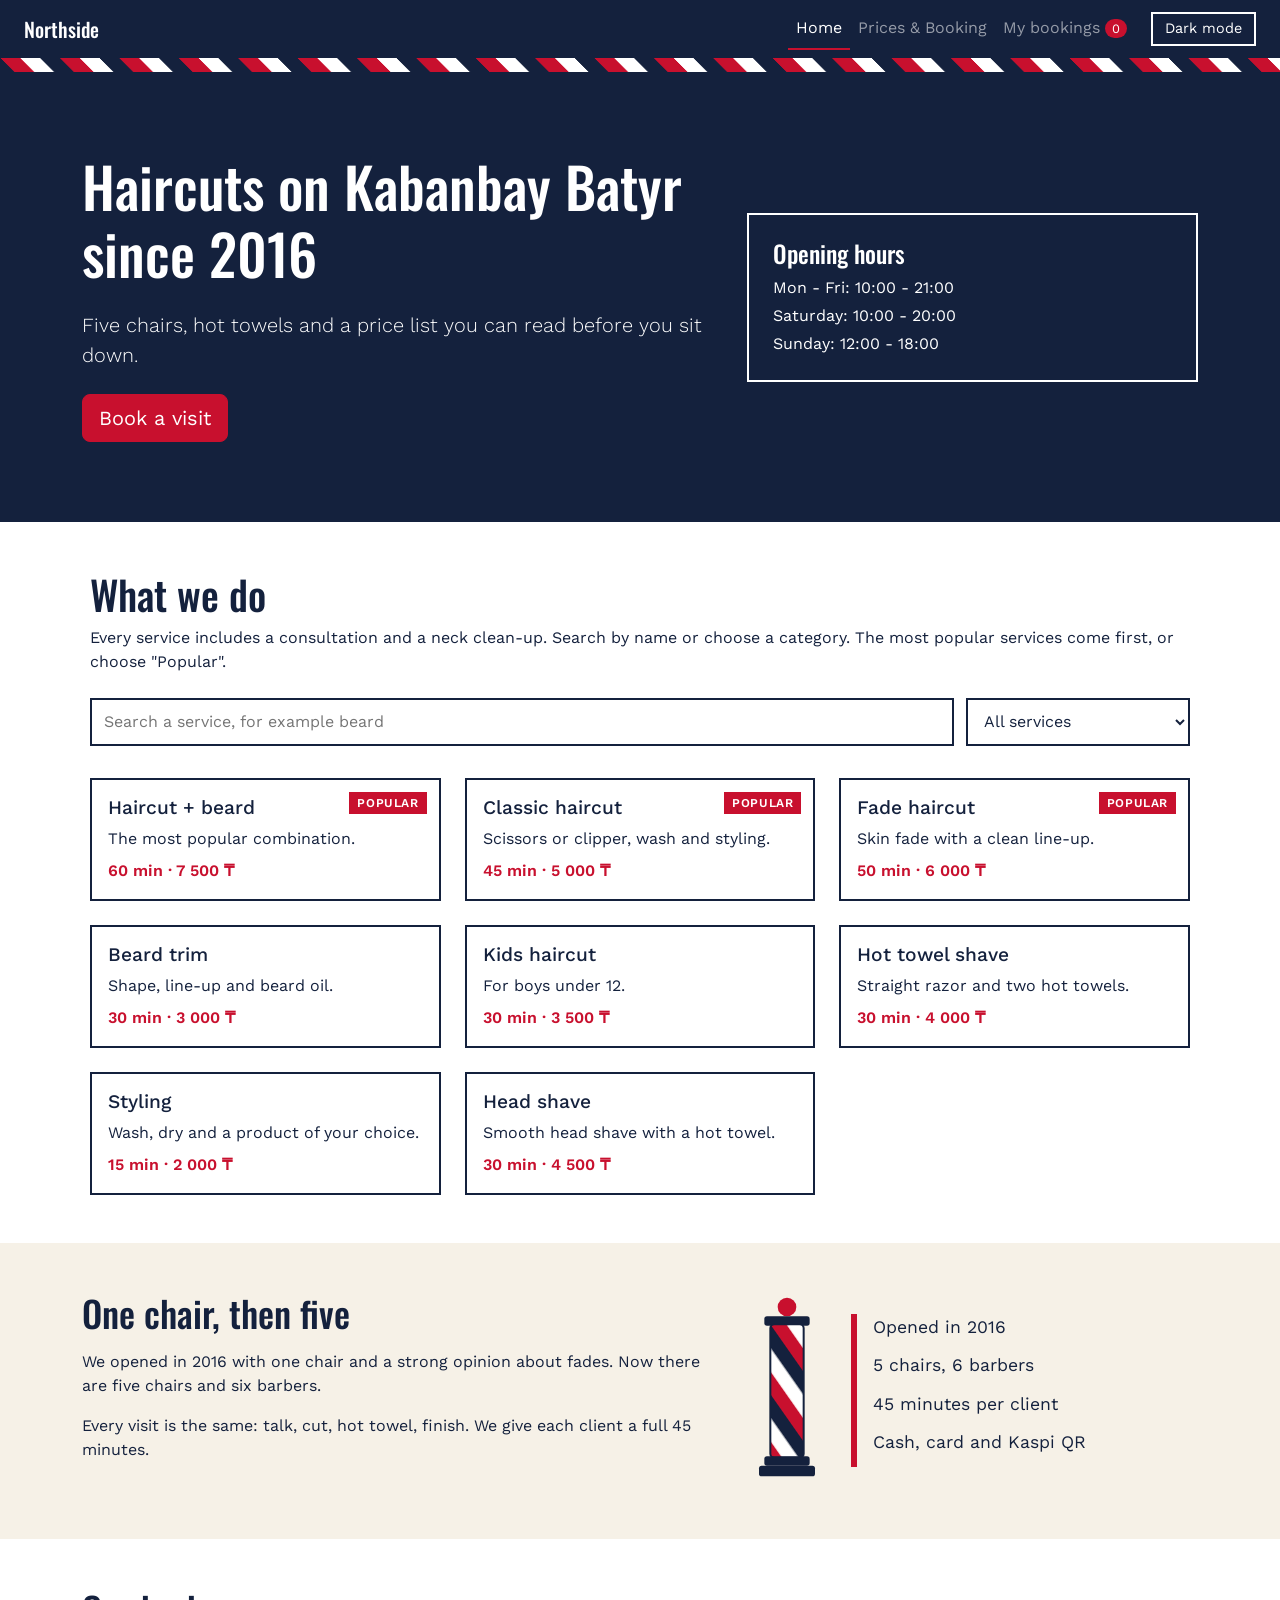
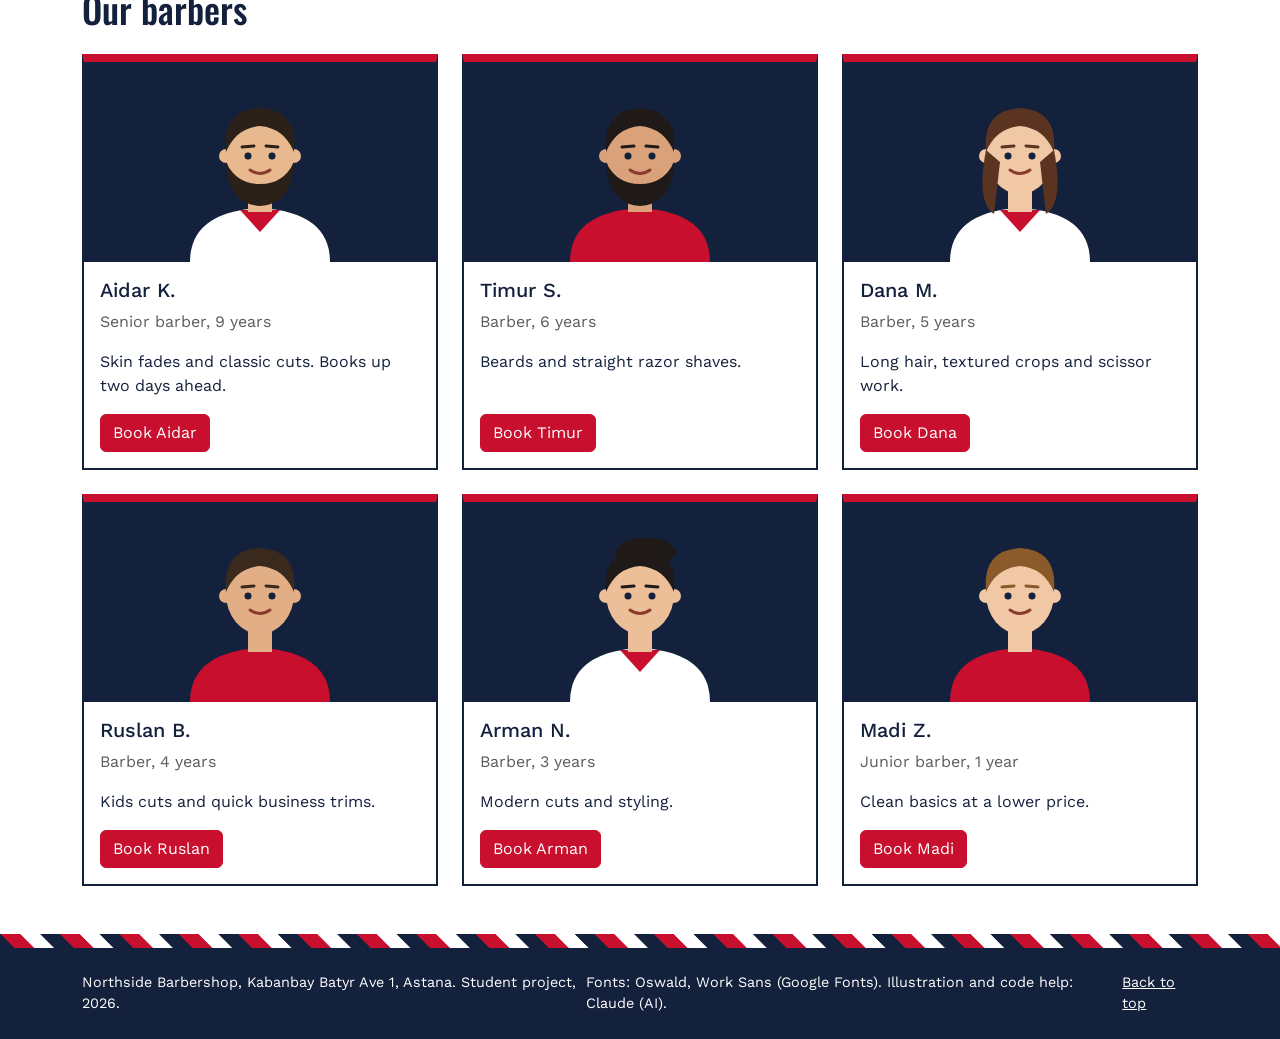
<file: index.html>
<!DOCTYPE html>
<html lang="en">
<head>
  <meta charset="UTF-8">
  <meta name="viewport" content="width=device-width, initial-scale=1">
  <title>Northside Barbershop | Astana</title>
  <meta name="color-scheme" content="light dark">
  <link rel="preconnect" href="https://fonts.googleapis.com">
  <link rel="preconnect" href="https://fonts.gstatic.com" crossorigin>
  <link rel="preconnect" href="https://cdn.jsdelivr.net" crossorigin>
  <link href="https://fonts.googleapis.com/css2?family=Oswald:wght@500&family=Work+Sans:wght@400;600&display=swap" rel="stylesheet">
  <link href="https://cdn.jsdelivr.net/npm/bootstrap@5.3.3/dist/css/bootstrap.min.css" rel="stylesheet">
  <link rel="icon" type="image/svg+xml" href="images/barber-pole.svg">
  <link rel="stylesheet" href="css/style.css">
  <script src="js/storage.js"></script>
  <script src="js/theme.js"></script>
</head>
<body>

  <!-- ===== NAVBAR (Bootstrap). Same on both pages. Menu button on a phone, links in a row from 768px ===== -->
  <header id="top">
    <nav class="navbar navbar-expand-md navbar-dark bg-dark-blue">
      <!-- container-fluid = the whole width of the screen: the logo is at the left edge, the links at the right edge -->
      <div class="container-fluid px-3 px-md-4">
        <a class="navbar-brand" href="index.html">Northside</a>
        <!-- light / dark mode button: js/theme.js. On a phone it is next to the menu button, from 768px at the right end -->
        <button class="theme-toggle ms-auto me-2 ms-md-3 me-md-0 order-md-last" type="button" id="theme-toggle" aria-label="Switch to dark mode"></button>
        <button class="navbar-toggler" type="button" data-bs-toggle="collapse" data-bs-target="#menu" aria-label="Menu">
          <span class="navbar-toggler-icon"></span>
        </button>
        <div class="collapse navbar-collapse" id="menu">
          <ul class="navbar-nav ms-auto">
            <li class="nav-item"><a class="nav-link active" href="index.html">Home</a></li>
            <li class="nav-item"><a class="nav-link" href="booking.html">Prices &amp; Booking</a></li>
            <li class="nav-item"><a class="nav-link" href="bookings.html">My bookings <span class="count" id="booking-count">0</span></a></li>
          </ul>
        </div>
      </div>
    </nav>
  </header>
  <div class="stripe"></div>

  <main>

    <!-- ===== HERO (Bootstrap grid): text 7 of 12 columns, hours 5 of 12 (from 768px) ===== -->
    <section class="hero">
      <div class="container">
        <div class="row align-items-center">
          <div class="col-12 col-md-7">
            <h1>Haircuts on Kabanbay Batyr since 2016</h1>
            <p class="lead my-4">Five chairs, hot towels and a price list you can read before you sit down.</p>
            <a href="booking.html#booking" class="btn btn-red btn-lg">Book a visit</a>
            <!-- d-md-none: this button is shown ONLY on a phone -->
            <a href="tel:+77000000000" class="btn btn-light btn-lg d-md-none">Call us</a>
          </div>
          <!-- d-none d-md-block: this box is HIDDEN on a phone -->
          <div class="col-md-5 d-none d-md-block">
            <div class="hours">
              <h2 class="h4">Opening hours</h2>
              <p class="mb-1">Mon - Fri: 10:00 - 21:00</p>
              <p class="mb-1">Saturday: 10:00 - 20:00</p>
              <p class="mb-0">Sunday: 12:00 - 18:00</p>
            </div>
          </div>
        </div>
      </div>
    </section>

    <!-- ===== SERVICES: my own CSS (Grid + media queries), NO Bootstrap classes here.
         The cards are NOT written here: home.js builds them from the array in services.js ===== -->
    <section class="services">
      <div class="services-box">
        <h2>What we do</h2>
        <p class="services-lead">Every service includes a consultation and a neck clean-up. Search by name or choose a category. The most popular services come first, or choose "Popular".</p>
        <div class="services-tools">
          <input type="search" id="service-search" class="tool" placeholder="Search a service, for example beard" aria-label="Search a service">
          <select id="service-category" class="tool" aria-label="Choose a category">
            <option value="all">All services</option>
            <option value="top3">Popular</option>
            <option value="haircut">Haircuts</option>
            <option value="beard">Beard and shave</option>
            <option value="styling">Styling</option>
          </select>
        </div>
        <div id="services-list" class="services-list"></div>
        <p id="no-result" class="no-result" hidden>Nothing found. Try another word or choose "All services".</p>
      </div>
    </section>

    <!-- ===== ABOUT (Bootstrap grid): 2 columns, one under another on a phone ===== -->
    <section class="py-5">
      <div class="container">
        <div class="row">
          <div class="col-12 col-md-7">
            <h2 class="mb-3">One chair, then five</h2>
            <p>We opened in 2016 with one chair and a strong opinion about fades. Now there are five chairs and six barbers.</p>
            <p>Every visit is the same: talk, cut, hot towel, finish. We give each client a full 45 minutes.</p>
          </div>
          <div class="col-12 col-md-5 mt-4 mt-md-0">
            <!-- own Flexbox: the picture and the list are in one line -->
            <div class="about-side">
              <img src="images/barber-pole.svg" alt="Illustration of a barber pole with red, white and blue stripes" class="pole" width="80" height="200">
              <ul class="facts">
                <li>Opened in 2016</li>
                <li>5 chairs, 6 barbers</li>
                <li>45 minutes per client</li>
                <li>Cash, card and Kaspi QR</li>
              </ul>
            </div>
          </div>
        </div>
      </div>
    </section>

    <!-- ===== BARBERS (Bootstrap cards): 1 per row on a phone, 2 from 768px, 3 from 992px ===== -->
    <section class="py-5 section-surface">
      <div class="container">
        <h2 class="mb-4">Our barbers</h2>
        <div class="row row-cols-1 row-cols-md-2 row-cols-lg-3 g-4">

          <div class="col">
            <div class="card barber h-100">
              <img src="images/barbers/aidar.svg" class="card-img-top barber-photo" alt="Illustration of barber Aidar" width="200" height="200">
                <div class="card-body">
                <h3 class="h5">Aidar K.</h3>
                <p class="role">Senior barber, 9 years</p>
                <p>Skin fades and classic cuts. Books up two days ahead.</p>
                <a href="booking.html?barber=aidar#booking" class="btn btn-red">Book Aidar</a>
              </div>
            </div>
          </div>

          <div class="col">
            <div class="card barber h-100">
              <img src="images/barbers/timur.svg" class="card-img-top barber-photo" alt="Illustration of barber Timur" width="200" height="200">
                <div class="card-body">
                <h3 class="h5">Timur S.</h3>
                <p class="role">Barber, 6 years</p>
                <p>Beards and straight razor shaves.</p>
                <a href="booking.html?barber=timur#booking" class="btn btn-red">Book Timur</a>
              </div>
            </div>
          </div>

          <div class="col">
            <div class="card barber h-100">
              <img src="images/barbers/dana.svg" class="card-img-top barber-photo" alt="Illustration of barber Dana" width="200" height="200">
                <div class="card-body">
                <h3 class="h5">Dana M.</h3>
                <p class="role">Barber, 5 years</p>
                <p>Long hair, textured crops and scissor work.</p>
                <a href="booking.html?barber=dana#booking" class="btn btn-red">Book Dana</a>
              </div>
            </div>
          </div>

          <div class="col">
            <div class="card barber h-100">
              <img src="images/barbers/ruslan.svg" class="card-img-top barber-photo" alt="Illustration of barber Ruslan" width="200" height="200">
                <div class="card-body">
                <h3 class="h5">Ruslan B.</h3>
                <p class="role">Barber, 4 years</p>
                <p>Kids cuts and quick business trims.</p>
                <a href="booking.html?barber=ruslan#booking" class="btn btn-red">Book Ruslan</a>
              </div>
            </div>
          </div>

          <div class="col">
            <div class="card barber h-100">
              <img src="images/barbers/arman.svg" class="card-img-top barber-photo" alt="Illustration of barber Arman" width="200" height="200">
                <div class="card-body">
                <h3 class="h5">Arman N.</h3>
                <p class="role">Barber, 3 years</p>
                <p>Modern cuts and styling.</p>
                <a href="booking.html?barber=arman#booking" class="btn btn-red">Book Arman</a>
              </div>
            </div>
          </div>

          <div class="col">
            <div class="card barber h-100">
              <img src="images/barbers/madi.svg" class="card-img-top barber-photo" alt="Illustration of barber Madi" width="200" height="200">
                <div class="card-body">
                <h3 class="h5">Madi Z.</h3>
                <p class="role">Junior barber, 1 year</p>
                <p>Clean basics at a lower price.</p>
                <a href="booking.html?barber=madi#booking" class="btn btn-red">Book Madi</a>
              </div>
            </div>
          </div>

        </div>
      </div>
    </section>

  </main>

  <!-- ===== FOOTER ===== -->
  <div class="stripe"></div>
  <footer>
    <div class="container d-flex flex-column flex-md-row justify-content-between gap-2">
      <span>Northside Barbershop, Kabanbay Batyr Ave 1, Astana. Student project, 2026.</span>
      <span>Fonts: Oswald, Work Sans (Google Fonts). Illustration and code help: Claude (AI).</span>
      <a href="#top" class="scroll-link text-white">Back to top</a>
    </div>
  </footer>

  <script src="https://code.jquery.com/jquery-3.7.1.min.js"></script>
  <script src="https://cdn.jsdelivr.net/npm/bootstrap@5.3.3/dist/js/bootstrap.bundle.min.js"></script>
  <script src="js/services.js"></script>
  <script src="js/main.js"></script>
  <script src="js/home.js"></script>
</body>
</html>
</file>
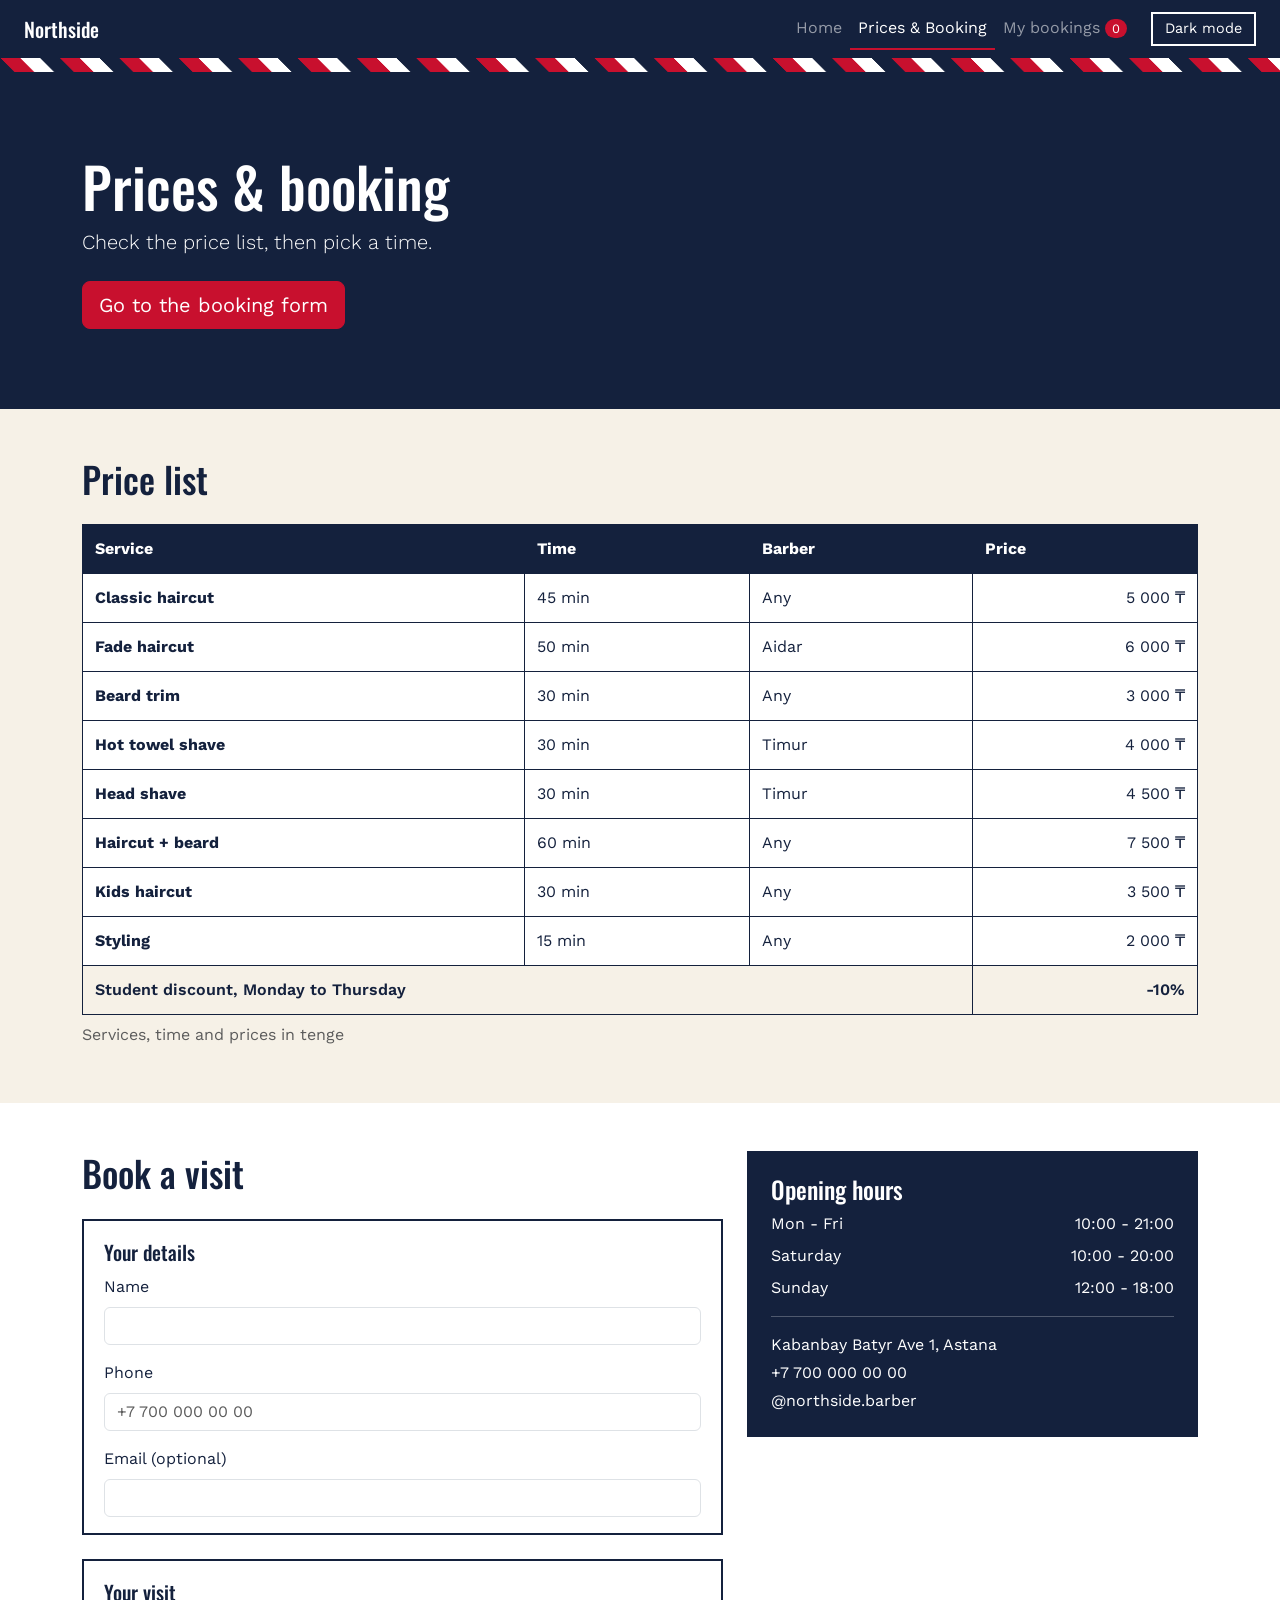
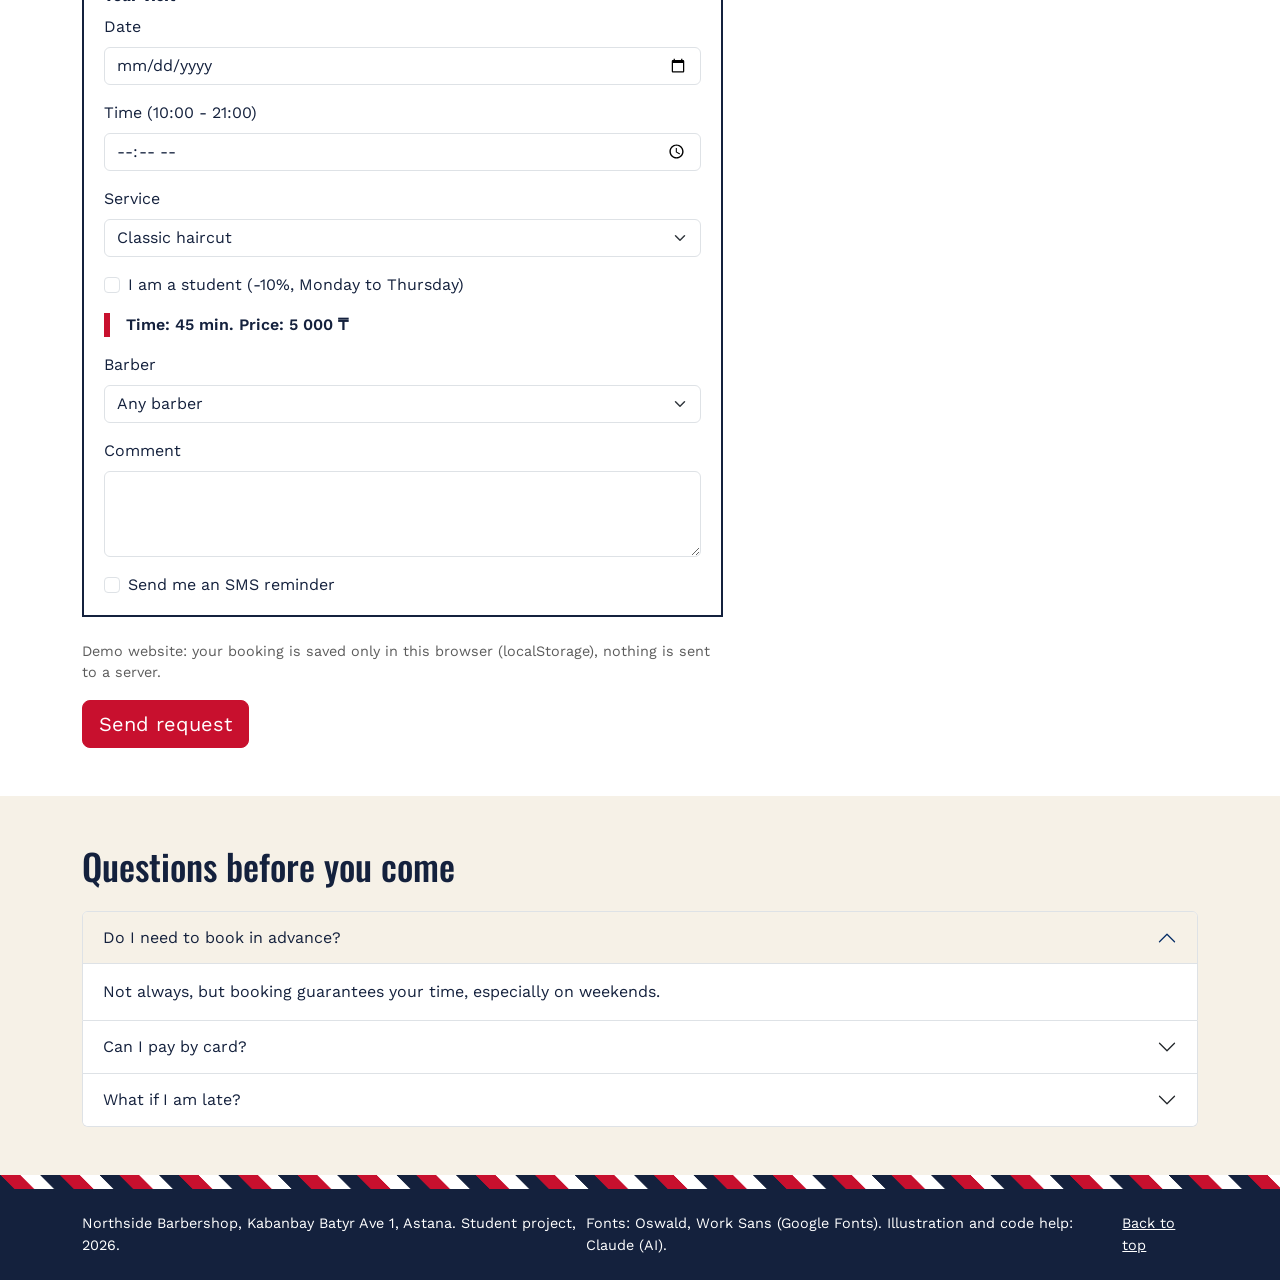
<file: booking.html>
<!DOCTYPE html>
<html lang="en">
<head>
  <meta charset="UTF-8">
  <meta name="viewport" content="width=device-width, initial-scale=1">
  <title>Prices &amp; Booking | Northside Barbershop</title>
  <meta name="color-scheme" content="light dark">
  <link rel="preconnect" href="https://fonts.googleapis.com">
  <link rel="preconnect" href="https://fonts.gstatic.com" crossorigin>
  <link rel="preconnect" href="https://cdn.jsdelivr.net" crossorigin>
  <link href="https://fonts.googleapis.com/css2?family=Oswald:wght@500&family=Work+Sans:wght@400;600&display=swap" rel="stylesheet">
  <link href="https://cdn.jsdelivr.net/npm/bootstrap@5.3.3/dist/css/bootstrap.min.css" rel="stylesheet">
  <link rel="icon" type="image/svg+xml" href="images/barber-pole.svg">
  <link rel="stylesheet" href="css/style.css">
  <script src="js/storage.js"></script>
  <script src="js/theme.js"></script>
</head>
<body>

  <!-- ===== NAVBAR (the same as on the home page, but here "Prices & Booking" is active) ===== -->
  <header id="top">
    <nav class="navbar navbar-expand-md navbar-dark bg-dark-blue">
      <!-- container-fluid = the whole width of the screen: the logo is at the left edge, the links at the right edge -->
      <div class="container-fluid px-3 px-md-4">
        <a class="navbar-brand" href="index.html">Northside</a>
        <!-- light / dark mode button: js/theme.js. On a phone it is next to the menu button, from 768px at the right end -->
        <button class="theme-toggle ms-auto me-2 ms-md-3 me-md-0 order-md-last" type="button" id="theme-toggle" aria-label="Switch to dark mode"></button>
        <button class="navbar-toggler" type="button" data-bs-toggle="collapse" data-bs-target="#menu" aria-label="Menu">
          <span class="navbar-toggler-icon"></span>
        </button>
        <div class="collapse navbar-collapse" id="menu">
          <ul class="navbar-nav ms-auto">
            <li class="nav-item"><a class="nav-link" href="index.html">Home</a></li>
            <li class="nav-item"><a class="nav-link active" href="booking.html">Prices &amp; Booking</a></li>
            <li class="nav-item"><a class="nav-link" href="bookings.html">My bookings <span class="count" id="booking-count">0</span></a></li>
          </ul>
        </div>
      </div>
    </nav>
  </header>
  <div class="stripe"></div>

  <main>

    <!-- ===== HERO ===== -->
    <section class="hero">
      <div class="container">
        <h1>Prices &amp; booking</h1>
        <p class="lead mb-0">Check the price list, then pick a time.</p>
        <!-- scroll-link: jQuery moves the page smoothly to #booking (main.js) -->
        <a href="#booking" class="btn btn-red btn-lg mt-4 scroll-link">Go to the booking form</a>
      </div>
    </section>

    <!-- ===== PRICES: table.
         caption = title, thead = header, tbody = body, tfoot = footer.
         th scope="col" = header of a column, th scope="row" = header of a row.
         colspan="3" = the cell takes 3 columns.
         table-responsive: a wide table scrolls inside the block, not the whole page. ===== -->
    <section id="prices" class="py-5">
      <div class="container">
        <h2 class="mb-4">Price list</h2>
        <div class="table-responsive">
          <table>
            <caption>Services, time and prices in tenge</caption>
            <thead>
              <tr>
                <th scope="col">Service</th>
                <th scope="col">Time</th>
                <th scope="col">Barber</th>
                <th scope="col">Price</th>
              </tr>
            </thead>
            <tbody>
              <tr><th scope="row">Classic haircut</th><td>45 min</td><td>Any</td><td>5 000 ₸</td></tr>
              <tr><th scope="row">Fade haircut</th><td>50 min</td><td>Aidar</td><td>6 000 ₸</td></tr>
              <tr><th scope="row">Beard trim</th><td>30 min</td><td>Any</td><td>3 000 ₸</td></tr>
              <tr><th scope="row">Hot towel shave</th><td>30 min</td><td>Timur</td><td>4 000 ₸</td></tr>
              <tr><th scope="row">Head shave</th><td>30 min</td><td>Timur</td><td>4 500 ₸</td></tr>
              <tr><th scope="row">Haircut + beard</th><td>60 min</td><td>Any</td><td>7 500 ₸</td></tr>
              <tr><th scope="row">Kids haircut</th><td>30 min</td><td>Any</td><td>3 500 ₸</td></tr>
              <tr><th scope="row">Styling</th><td>15 min</td><td>Any</td><td>2 000 ₸</td></tr>
            </tbody>
            <tfoot>
              <tr>
                <td colspan="3">Student discount, Monday to Thursday</td>
                <td>-10%</td>
              </tr>
            </tfoot>
          </table>
        </div>
      </div>
    </section>

    <!-- ===== BOOKING: form (7 of 12 columns) and contacts (5 of 12) from 992px.
         fieldset = group of fields, legend = its title.
         label for="x" is connected to the input with id="x".
         required = the field must be filled in. ===== -->
    <section id="booking" class="py-5 section-surface">
      <div class="container">
        <div class="row g-4">

          <div class="col-12 col-lg-7">
            <h2 class="mb-4">Book a visit</h2>
            <!-- novalidate: the browser does not check the form, my JavaScript (booking.js) does -->
            <form id="booking-form" action="#" method="post" novalidate>

              <fieldset class="mb-4">
                <legend>Your details</legend>
                <div class="mb-3">
                  <label for="name" class="form-label">Name</label>
                  <input type="text" class="form-control" id="name" name="name" required>
                  <div class="invalid-feedback" id="name-error"></div>
                </div>
                <div class="mb-3">
                  <label for="phone" class="form-label">Phone</label>
                  <input type="tel" class="form-control" id="phone" name="phone" placeholder="+7 700 000 00 00" required>
                  <div class="invalid-feedback" id="phone-error"></div>
                </div>
                <div>
                  <label for="email" class="form-label">Email (optional)</label>
                  <input type="email" class="form-control" id="email" name="email">
                  <div class="invalid-feedback" id="email-error"></div>
                </div>
              </fieldset>

              <fieldset class="mb-4">
                <legend>Your visit</legend>
                <div class="mb-3">
                  <label for="date" class="form-label">Date</label>
                  <input type="date" class="form-control" id="date" name="date" required>
                  <div class="invalid-feedback" id="date-error"></div>
                </div>
                <div class="mb-3">
                  <label for="time" class="form-label">Time (10:00 - 21:00)</label>
                  <input type="time" class="form-control" id="time" name="time" min="10:00" max="21:00" required>
                  <div class="invalid-feedback" id="time-error"></div>
                </div>
                <div class="mb-3">
                  <label for="service" class="form-label">Service</label>
                  <select class="form-select" id="service" name="service"></select>  <!-- options are added by booking.js -->
                </div>

                <div class="form-check mb-3">
                  <input class="form-check-input" type="checkbox" id="student" name="student">
                  <label class="form-check-label" for="student">I am a student (-10%, Monday to Thursday)</label>
                </div>
                <p id="summary" class="summary" aria-live="polite"></p>

                <!-- select: a drop-down list. The first option is "Any barber"-->
                <div class="mb-3">
                  <label for="barber" class="form-label">Barber</label>
                  <select class="form-select" id="barber" name="barber">
                    <option value="any">Any barber</option>
                    <option value="aidar">Aidar</option>
                    <option value="timur">Timur</option>
                    <option value="dana">Dana</option>
                    <option value="ruslan">Ruslan</option>
                    <option value="arman">Arman</option>
                    <option value="madi">Madi</option>
                  </select>
                </div>

                <div class="mb-3">
                  <label for="comment" class="form-label">Comment</label>
                  <textarea class="form-control" id="comment" name="comment" rows="3" maxlength="200"></textarea>
                </div>
                <div class="form-check">
                  <input class="form-check-input" type="checkbox" id="sms" name="sms">
                  <label class="form-check-label" for="sms">Send me an SMS reminder</label>
                </div>
              </fieldset>

              <p class="note">Demo website: your booking is saved only in this browser (localStorage), nothing is sent to a server.</p>
              <button type="submit" class="btn btn-red btn-lg">Send request</button>
              <div id="success" class="success-box" role="status"></div>
            </form>
          </div>

          <div class="col-12 col-lg-5">
            <div class="contacts">
              <h2 class="h4">Opening hours</h2>
              <p class="hours-line"><span>Mon - Fri</span><span>10:00 - 21:00</span></p>
              <p class="hours-line"><span>Saturday</span><span>10:00 - 20:00</span></p>
              <p class="hours-line"><span>Sunday</span><span>12:00 - 18:00</span></p>
              <hr>
              <p class="mb-1">Kabanbay Batyr Ave 1, Astana</p>
              <p class="mb-1">+7 700 000 00 00</p>
              <p class="mb-0">@northside.barber</p>
            </div>
          </div>

        </div>
      </div>
    </section>

    <!-- ===== FAQ (Bootstrap accordion): one question is open at a time ===== -->
    <section class="py-5">
      <div class="container">
        <h2 class="mb-4">Questions before you come</h2>
        <div class="accordion" id="faq">

          <div class="accordion-item">
            <h3 class="accordion-header">
              <button class="accordion-button" type="button" data-bs-toggle="collapse" data-bs-target="#q1">Do I need to book in advance?</button>
            </h3>
            <div id="q1" class="accordion-collapse collapse show" data-bs-parent="#faq">
              <div class="accordion-body">Not always, but booking guarantees your time, especially on weekends.</div>
            </div>
          </div>

          <div class="accordion-item">
            <h3 class="accordion-header">
              <button class="accordion-button collapsed" type="button" data-bs-toggle="collapse" data-bs-target="#q2">Can I pay by card?</button>
            </h3>
            <div id="q2" class="accordion-collapse collapse" data-bs-parent="#faq">
              <div class="accordion-body">Yes. We accept cash, cards and Kaspi QR.</div>
            </div>
          </div>

          <div class="accordion-item">
            <h3 class="accordion-header">
              <button class="accordion-button collapsed" type="button" data-bs-toggle="collapse" data-bs-target="#q3">What if I am late?</button>
            </h3>
            <div id="q3" class="accordion-collapse collapse" data-bs-parent="#faq">
              <div class="accordion-body">Up to 10 minutes is fine. After that we may move you to the next free slot.</div>
            </div>
          </div>

        </div>
      </div>
    </section>

  </main>

  <!-- ===== FOOTER ===== -->
  <div class="stripe"></div>
  <footer>
    <div class="container d-flex flex-column flex-md-row justify-content-between gap-2">
      <span>Northside Barbershop, Kabanbay Batyr Ave 1, Astana. Student project, 2026.</span>
      <span>Fonts: Oswald, Work Sans (Google Fonts). Illustration and code help: Claude (AI).</span>
      <a href="#top" class="scroll-link text-white">Back to top</a>
    </div>
  </footer>

  <script src="https://code.jquery.com/jquery-3.7.1.min.js"></script>
  <script src="https://cdn.jsdelivr.net/npm/bootstrap@5.3.3/dist/js/bootstrap.bundle.min.js"></script>
  <script src="js/services.js"></script>
  <script src="js/main.js"></script>
  <script src="js/booking.js"></script>
</body>
</html>
</file>
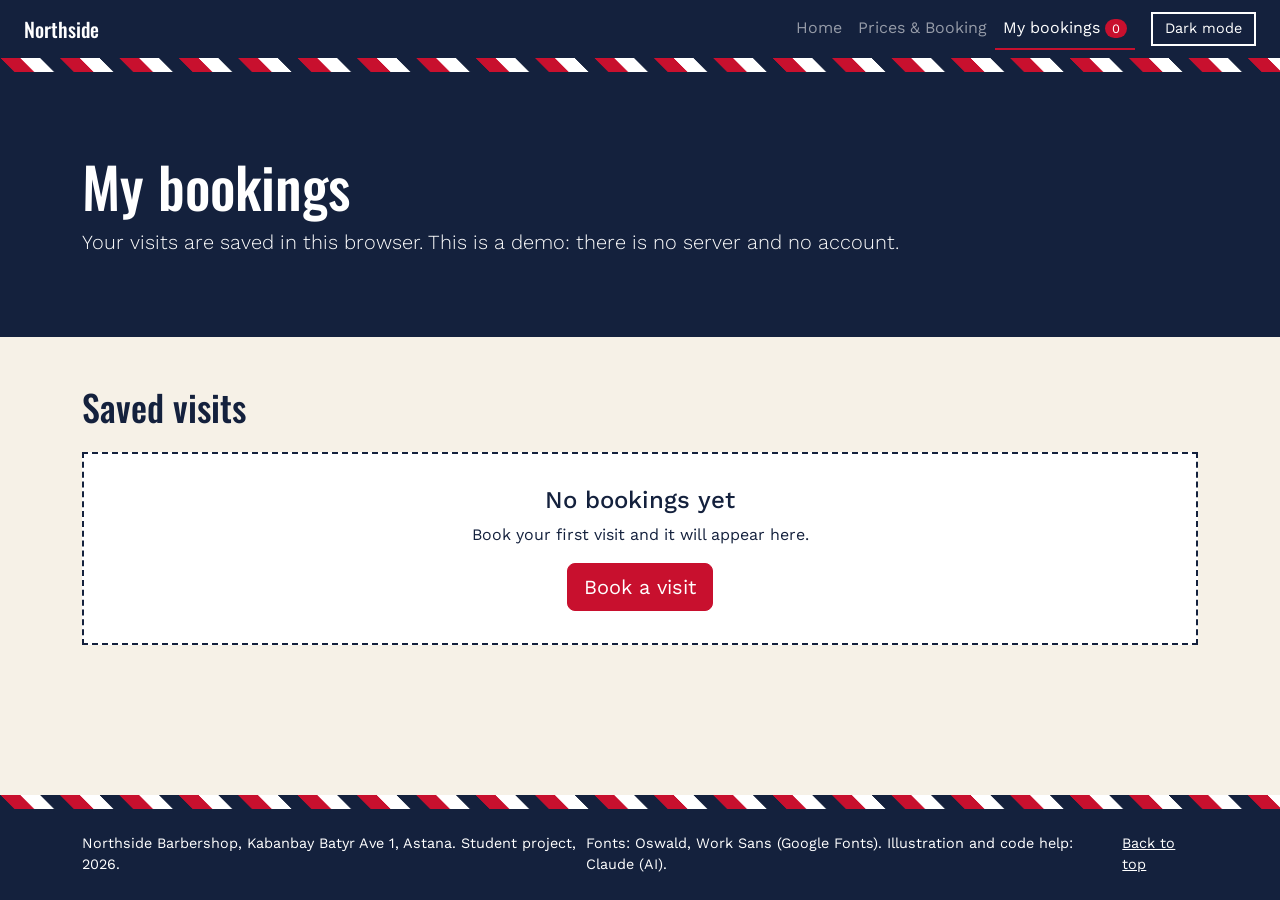
<file: bookings.html>
<!DOCTYPE html>
<html lang="en">
<head>
  <meta charset="UTF-8">
  <meta name="viewport" content="width=device-width, initial-scale=1">
  <title>My bookings | Northside Barbershop</title>
  <meta name="color-scheme" content="light dark">
  <link rel="preconnect" href="https://fonts.googleapis.com">
  <link rel="preconnect" href="https://fonts.gstatic.com" crossorigin>
  <link rel="preconnect" href="https://cdn.jsdelivr.net" crossorigin>
  <link href="https://fonts.googleapis.com/css2?family=Oswald:wght@500&family=Work+Sans:wght@400;600&display=swap" rel="stylesheet">
  <link href="https://cdn.jsdelivr.net/npm/bootstrap@5.3.3/dist/css/bootstrap.min.css" rel="stylesheet">
  <link rel="icon" type="image/svg+xml" href="images/barber-pole.svg">
  <link rel="stylesheet" href="css/style.css">
  <script src="js/storage.js"></script>
  <script src="js/theme.js"></script>
</head>
<body>

  <!-- ===== NAVBAR (the same as on the other pages, but here "My bookings" is active) ===== -->
  <header id="top">
    <nav class="navbar navbar-expand-md navbar-dark bg-dark-blue">
      <!-- container-fluid = the whole width of the screen: the logo is at the left edge, the links at the right edge -->
      <div class="container-fluid px-3 px-md-4">
        <a class="navbar-brand" href="index.html">Northside</a>
        <!-- light / dark mode button: js/theme.js. On a phone it is next to the menu button, from 768px at the right end -->
        <button class="theme-toggle ms-auto me-2 ms-md-3 me-md-0 order-md-last" type="button" id="theme-toggle" aria-label="Switch to dark mode"></button>
        <button class="navbar-toggler" type="button" data-bs-toggle="collapse" data-bs-target="#menu" aria-label="Menu">
          <span class="navbar-toggler-icon"></span>
        </button>
        <div class="collapse navbar-collapse" id="menu">
          <ul class="navbar-nav ms-auto">
            <li class="nav-item"><a class="nav-link" href="index.html">Home</a></li>
            <li class="nav-item"><a class="nav-link" href="booking.html">Prices &amp; Booking</a></li>
            <li class="nav-item"><a class="nav-link active" href="bookings.html">My bookings <span class="count" id="booking-count">0</span></a></li>
          </ul>
        </div>
      </div>
    </nav>
  </header>
  <div class="stripe"></div>

  <main>

    <!-- ===== HERO ===== -->
    <section class="hero">
      <div class="container">
        <h1>My bookings</h1>
        <p class="lead mb-0">Your visits are saved in this browser. This is a demo: there is no server and no account.</p>
      </div>
    </section>

    <!-- ===== LIST: the cards are built by js/bookings.js from the data in localStorage ===== -->
    <section class="py-5">
      <div class="container">
        <h2 class="mb-4">Saved visits</h2>

        <div id="bookings-bar" class="bookings-bar" hidden>
          <p id="bookings-summary" class="bookings-summary" aria-live="polite"></p>
          <button type="button" class="btn btn-red" id="clear-all">Clear all</button>
        </div>

        <div id="bookings-list" class="bookings-list"></div>

        <!-- the empty state: shown when there are no bookings -->
        <div id="bookings-empty" class="empty-box" hidden>
          <h3 class="h4">No bookings yet</h3>
          <p>Book your first visit and it will appear here.</p>
          <a href="booking.html#booking" class="btn btn-red btn-lg">Book a visit</a>
        </div>
      </div>
    </section>

  </main>

  <!-- ===== FOOTER ===== -->
  <div class="stripe"></div>
  <footer>
    <div class="container d-flex flex-column flex-md-row justify-content-between gap-2">
      <span>Northside Barbershop, Kabanbay Batyr Ave 1, Astana. Student project, 2026.</span>
      <span>Fonts: Oswald, Work Sans (Google Fonts). Illustration and code help: Claude (AI).</span>
      <a href="#top" class="scroll-link text-white">Back to top</a>
    </div>
  </footer>

  <script src="https://code.jquery.com/jquery-3.7.1.min.js"></script>
  <script src="https://cdn.jsdelivr.net/npm/bootstrap@5.3.3/dist/js/bootstrap.bundle.min.js"></script>
  <script src="js/services.js"></script>
  <script src="js/main.js"></script>
  <script src="js/bookings.js"></script>
</body>
</html>
</file>
<file: css/style.css>
/* =====================================================
   Northside Barbershop - one stylesheet for both pages.
   The order of this file = the order of the page from top to bottom.

   0. Colors as CSS variables (light and dark mode)
   1. Colors and fonts
   2. Navbar and buttons
   3. Stripe (barber pole, animated)
   4. Hero
   5. Services   <- my own Grid + media queries
   6. About
   7. Barbers
   8. Prices (table)
   9. Booking (form and contacts)
   10. FAQ
   11. Footer
   12. Endterm: search, focus, form states, messages, picture
   13. Final: dark mode details, navbar button, My bookings page
   ===================================================== */

/* ---------- 0. Colors as CSS variables ----------
   Light mode = the values in :root.
   Dark mode = the same names with other values. They are used when <html> has data-bs-theme="dark"
   (js/theme.js sets this attribute). All other rules use var(--name), so no color is written twice. */
:root {
  --bg: #f6f1e7;           /* page background */
  --surface: #ffffff;      /* white blocks: sections, cards, table, fields */
  --surface-alt: #f6f1e7;  /* soft blocks: hover, table footer, messages */
  --text: #14213d;         /* text color */
  --muted: #5c5c5c;        /* second text */
  --line: #14213d;         /* strong borders */
  --line-soft: #dee2e6;    /* soft borders of fields */
  --brand: #14213d;        /* navbar, hero, footer, contacts */
  --red: #c8102e;          /* buttons, lines */
  --red-text: #c8102e;     /* red text and prices */
  --focus: #c8102e;        /* outline of the Tab key */
  --ring: #f2b8c0;         /* glow around the active field */
  --btn-hover: #14213d;    /* red button on hover */
  --stripe-white: #ffffff;
  --stripe-blue: #14213d;

  /* Bootstrap has its own variables: they get my colors too */
  --bs-body-bg: var(--surface);
  --bs-body-color: var(--text);
  --bs-border-color: var(--line-soft);
  --bs-secondary-color: var(--muted);
}

[data-bs-theme="dark"] {
  --bg: #0d1424;
  --surface: #16213a;
  --surface-alt: #1f2d4d;
  --text: #eef1f7;
  --muted: #b3bccd;
  --line: #6d80a8;
  --line-soft: #3a4a6d;
  --brand: #080e1a;
  --red: #c8102e;
  --red-text: #ff7b8f;     /* lighter red: it must be readable on a dark background */
  --focus: #ff9aa9;
  --ring: #7d2a3a;
  --btn-hover: #8f0c24;
  --stripe-white: #e6e9f0;
  --stripe-blue: #080e1a;
}


/* ---------- 1. Colors and fonts ---------- */
body {
  font-family: "Work Sans", Arial, sans-serif;
  background-color: var(--bg);
  color: var(--text);
  /* sticky footer: body fills the screen, main grows, so the footer stays at the bottom */
  margin: 0;
  min-height: 100vh;
  display: flex;
  flex-direction: column;
}
body > main {
  flex: 1 0 auto;
}

/* headings use the second font */
h1, h2, legend, .navbar-brand {
  font-family: "Oswald", Arial, sans-serif;
  font-weight: 500;
}
h1 { font-size: 2.25rem; }
h2 { font-size: 1.75rem; }


/* ---------- 2. Navbar and buttons ---------- */
.bg-dark-blue {
  background-color: var(--brand);
}

.btn-red {
  background-color: var(--red);
  border-color: var(--red);
  color: white;
  transition: 0.3s;          /* the color changes smoothly */
}
.btn-red:hover {
  background-color: var(--btn-hover);
  border-color: var(--btn-hover);
  color: white;
}

/* link of the current page */
.nav-link.active {
  border-bottom: 2px solid var(--red);
}


/* ---------- 3. Stripe: barber pole with a running animation ---------- */
.stripe {
  height: 14px;
  /* red, white and blue stripes, 14px each */
  background: repeating-linear-gradient(
    45deg,
    var(--red) 0px, var(--red) 14px,
    var(--stripe-white) 14px, var(--stripe-white) 28px,
    var(--stripe-blue) 28px, var(--stripe-blue) 42px
  );
  background-size: 59.4px 59.4px;               /* size of one pattern */
  animation: stripe-move 1.5s linear infinite;  /* run "stripe-move" again and again */
}

/* the animation: move the stripes to the right by one pattern */
@keyframes stripe-move {
  to { background-position: 59.4px 0; }
}


/* ---------- 4. Hero ---------- */
.hero {
  background-color: var(--brand);
  color: white;
  padding: 3rem 0;
}

/* opening hours box (hidden on a phone in the HTML) */
.hours {
  border: 2px solid white;
  padding: 1.5rem;
}


/* ---------- 5. Services: my own CSS Grid + media queries ----------
   Mobile-first: the base styles are for a phone (1 column).
   Then @media (min-width) changes the layout on wider screens. */

/* phone: 1 column */
.services {
  background-color: var(--surface);
  padding: 3rem 1rem;
}
.services-box {
  max-width: 1100px;
  margin: 0 auto;
}
.services h2 {
  text-align: center;
}
.services-lead {
  text-align: center;
}
.services-list {
  display: grid;
  grid-template-columns: 1fr;
  gap: 1rem;
  margin-top: 2rem;
}
.service {
  border: 2px solid var(--line);
  padding: 1rem;
}
.service h3 {
  font-size: 1.2rem;
}
.service p {
  margin: 0;
}

/* tablet: 2 columns */
@media (min-width: 768px) {
  .services-list {
    grid-template-columns: 1fr 1fr;
    gap: 1.5rem;
  }
}

/* laptop: 3 columns, bigger heading on the left */
@media (min-width: 1024px) {
  .services-list {
    grid-template-columns: 1fr 1fr 1fr;
  }
  .services h2 {
    font-size: 2.5rem;
    text-align: left;
  }
  .services-lead {
    text-align: left;
  }
}


/* ---------- 6. About ---------- */
.facts {
  list-style: none;
  padding-left: 1rem;
  margin: 0;
  border-left: 6px solid var(--red);
}
.facts li {
  margin-bottom: 0.75rem;
  font-size: 1.1rem;
}


/* ---------- 7. Barbers (Bootstrap cards with my colors) ---------- */
.barber {
  border: 2px solid var(--line);
  border-top: 8px solid var(--red);
  border-radius: 0;
  transition: 0.3s;
}
/* hover: the border and the background change smoothly */
.barber:hover {
  border-color: var(--red);
  background-color: var(--surface-alt);
}
/* Flexbox: the button goes to the bottom of every card */
.barber .card-body {
  display: flex;
  flex-direction: column;
}
.barber .btn {
  margin-top: auto;
  align-self: flex-start;
}
.role {
  color: var(--muted);
}


/* ---------- 8. Prices (table) ---------- */
table {
  width: 100%;
  border-collapse: collapse;
  background-color: var(--surface);
}
th, td {
  padding: 0.75rem;
  text-align: left;
  border: 1px solid var(--line);
}
thead th {
  background-color: var(--brand);
  color: white;
}
td:last-child {
  text-align: right;        /* prices on the right */
}
tbody tr:hover {
  background-color: var(--surface-alt);
}
tfoot td {
  font-weight: 600;
  background-color: var(--surface-alt);
}


/* ---------- 9. Booking: form and contacts ---------- */
fieldset {
  border: 2px solid var(--line);
  padding: 1rem 1.25rem;
}
legend {
  font-size: 1.25rem;
}

/* visible focus: the active field gets a red border */
.form-control:focus,
.form-select:focus {
  border-color: var(--red);
  box-shadow: 0 0 0 3px var(--ring);
}
.form-check-input:checked {
  background-color: var(--red);
  border-color: var(--red);
}

.contacts {
  background-color: var(--brand);
  color: white;
  padding: 1.5rem;
}
/* Flexbox: the day is on the left, the time is on the right */
.hours-line {
  display: flex;
  justify-content: space-between;
  margin-bottom: 0.5rem;
}


/* ---------- 10. FAQ (Bootstrap accordion with my colors) ---------- */
.accordion-button:not(.collapsed) {
  background-color: var(--surface-alt);
  color: var(--text);
}


/* ---------- 11. Footer ---------- */
footer {
  background-color: var(--brand);
  color: white;
  padding: 1.5rem 0;
  font-size: 0.9rem;
}


/* ---------- 12. Endterm: search, focus, form states, messages, picture ---------- */

/* jQuery makes the smooth scroll, so the browser's own smooth scroll must be off */
:root {
  scroll-behavior: auto;
}

/* visible focus when the visitor uses the Tab key */
a:focus-visible,
button:focus-visible,
.tool:focus-visible {
  outline: 3px solid var(--focus);
  outline-offset: 3px;
}
.navbar a:focus-visible,
.navbar-toggler:focus-visible,
.hero a:focus-visible,
footer a:focus-visible {
  outline-color: white;     /* red is hard to see on dark blue */
}

/* Bootstrap sets its own blue focus and a transparent background on .btn:focus and .btn:active.
   My rules are stronger, so the red buttons keep their color and the focus stays red/white */
.btn.btn-red:focus,
.btn.btn-red:focus-visible,
.btn.btn-red:active {
  background-color: var(--red);
  border-color: var(--red);
  color: white;
}
.btn:focus-visible,
.nav-link:focus-visible {
  outline: 3px solid var(--focus);
  outline-offset: 3px;
  box-shadow: none;
}
.navbar .nav-link:focus-visible,
.hero .btn:focus-visible {
  outline-color: white;
}
.navbar-toggler:focus,
.accordion-button:focus,
.form-check-input:focus {
  box-shadow: 0 0 0 3px var(--ring);
}
.form-check-input:focus {
  border-color: var(--red);
}

/* services: search field and category (Flexbox) */
.services-tools {
  display: flex;
  flex-direction: column;      /* phone: one under another */
  gap: 0.75rem;
  margin-top: 1.5rem;
}
.tool {
  border: 2px solid var(--line);
  border-radius: 0;
  padding: 0.6rem 0.75rem;
  font: inherit;
  color: var(--text);
  background-color: var(--surface);
}
.tool:focus {
  border-color: var(--red);
}
@media (min-width: 768px) {
  .services-tools { flex-direction: row; }   /* tablet and laptop: in one line */
  .services-tools input { flex: 1; }
  .services-tools select { width: 14rem; }
}

/* service cards (made by home.js) */
.service {
  transition: border-color 0.3s, background-color 0.3s;   /* not "all": jQuery fades the opacity */
}
.service:hover {
  border-color: var(--red);
  background-color: var(--surface-alt);
}
.service {
  position: relative;
}
.badge-popular {
  position: absolute;
  top: 0.75rem;
  right: 0.75rem;
  background-color: var(--red);
  color: #fff;
  font-size: 0.75rem;
  font-weight: 600;
  text-transform: uppercase;
  letter-spacing: 0.05em;
  padding: 0.15rem 0.5rem;
}
.service .service-meta {
  margin-top: 0.5rem;
  font-weight: 600;
  color: var(--red-text);
}
.no-result {
  text-align: center;
  margin-top: 2rem;
  font-size: 1.1rem;
}

/* form: error state (the classes is-invalid / invalid-feedback are from Bootstrap) */
.form-control.is-invalid,
.form-select.is-invalid {
  border-color: var(--red);
}
.invalid-feedback {
  color: var(--red-text);
  font-weight: 600;
}

/* price under the service field */
.summary {
  border-left: 6px solid var(--red);
  padding-left: 1rem;
  font-weight: 600;
  margin-bottom: 1rem;
}

/* success message: hidden at the start, jQuery shows it */
.success-box {
  display: none;
  margin-top: 1.5rem;
  padding: 1rem 1.25rem;
  background-color: var(--surface-alt);
  border: 2px solid var(--line);
  border-left: 8px solid var(--red);
}

/* barber pictures: the picture has the same dark blue background as the strip around it */
.barber-photo {
  height: 200px;
  object-fit: contain;
  background-color: #14213d;   /* the same blue as in the SVG pictures */
  border-radius: 0;
}

/* About: picture and facts in one line (Flexbox) */
.about-side {
  display: flex;
  align-items: center;
  gap: 1.5rem;
}
.pole {
  width: 80px;
  height: auto;
}


/* ---------- 13. Final: dark mode details, navbar button, My bookings page ---------- */

/* Bootstrap parts that need my colors in both modes */
.barber {
  --bs-card-bg: var(--surface);
  --bs-card-color: var(--text);
}
.accordion {
  --bs-accordion-bg: var(--surface);
  --bs-accordion-color: var(--text);
  --bs-accordion-border-color: var(--line-soft);
  --bs-accordion-btn-color: var(--text);
  --bs-accordion-btn-bg: var(--surface);
  --bs-accordion-active-bg: var(--surface-alt);
  --bs-accordion-active-color: var(--text);
}
.form-control,
.form-select {
  background-color: var(--surface);
  color: var(--text);
}
.section-surface {
  background-color: var(--surface);     /* replaces the Bootstrap class bg-white, which is always white */
}
.note {
  color: var(--muted);
  font-size: 0.9rem;
}
.success-box a {
  color: var(--red-text);
  font-weight: 600;
}

/* light / dark button in the navbar */
.theme-toggle {
  background-color: transparent;
  color: white;
  border: 2px solid white;
  padding: 0.25rem 0.75rem;
  font: inherit;
  font-size: 0.9rem;
  transition: 0.3s;
}
.theme-toggle:hover {
  background-color: var(--red);
  border-color: var(--red);
}
.theme-toggle:focus-visible {
  outline: 3px solid white;
  outline-offset: 3px;
}

/* the number of bookings in the navbar */
.count {
  display: inline-block;
  min-width: 1.4rem;
  padding: 0 0.4rem;
  background-color: var(--red);
  color: white;
  border-radius: 1rem;
  font-size: 0.8rem;
  text-align: center;
}

/* My bookings: the counter and the "Clear all" button (Flexbox) */
.bookings-bar {
  display: flex;
  flex-wrap: wrap;
  justify-content: space-between;
  align-items: center;
  gap: 1rem;
  margin-bottom: 1.5rem;
}
.bookings-summary {
  margin: 0;
  font-weight: 600;
  font-size: 1.1rem;
}

/* My bookings: the cards (Grid): 1 column on a phone, 2 from 768px */
.bookings-list {
  display: grid;
  grid-template-columns: 1fr;
  gap: 1rem;
}
@media (min-width: 768px) {
  .bookings-list { grid-template-columns: 1fr 1fr; }
}
.booking-card {
  display: flex;
  flex-direction: column;
  gap: 0.25rem;
  padding: 1rem 1.25rem;
  background-color: var(--surface);
  border: 2px solid var(--line);
  border-top: 8px solid var(--red);
  transition: border-color 0.3s, background-color 0.3s;   /* not "all": jQuery fades the opacity */
}
.booking-card:hover {
  border-color: var(--red);
  background-color: var(--surface-alt);
}
.booking-card h3 {
  font-size: 1.2rem;
  margin: 0;
}
.booking-card p {
  margin: 0;
}
.booking-price {
  font-weight: 600;
  color: var(--red-text);
}
.btn-remove {
  align-self: flex-start;
  margin-top: 0.75rem;
  background-color: transparent;
  color: var(--text);
  border: 2px solid var(--line);
  border-radius: 0;
  transition: border-color 0.3s, color 0.3s;
}
.btn.btn-remove:hover,
.btn.btn-remove:focus-visible,
.btn.btn-remove:active {
  background-color: transparent;
  color: var(--red-text);
  border-color: var(--red);
}

/* My bookings: the empty state */
.empty-box {
  text-align: center;
  padding: 2rem 1rem;
  background-color: var(--surface);
  border: 2px dashed var(--line);
}


/* ---------- Bigger screens (laptop, from 992px) ---------- */
@media (min-width: 992px) {
  h1 { font-size: 3.5rem; }
  h2 { font-size: 2.25rem; }
  .hero { padding: 5rem 0; }
}


/* ---------- 14. Smooth mode switching ---------- */
/* the canvas behind the page has the color of the mode, so there is no white flash between pages */
html {
  background-color: var(--bg);
}
/* the text of the mode button: made by CSS, so it does not change after the page is loaded */
.theme-toggle::after {
  content: "Dark mode";
}
[data-bs-theme="dark"] .theme-toggle::after {
  content: "Light mode";
}
/* js/theme.js adds this class for 50 ms when the button is pressed: all colors change at the same moment */
.theme-switching,
.theme-switching *,
.theme-switching *::before,
.theme-switching *::after {
  transition: none !important;
}
</file>
